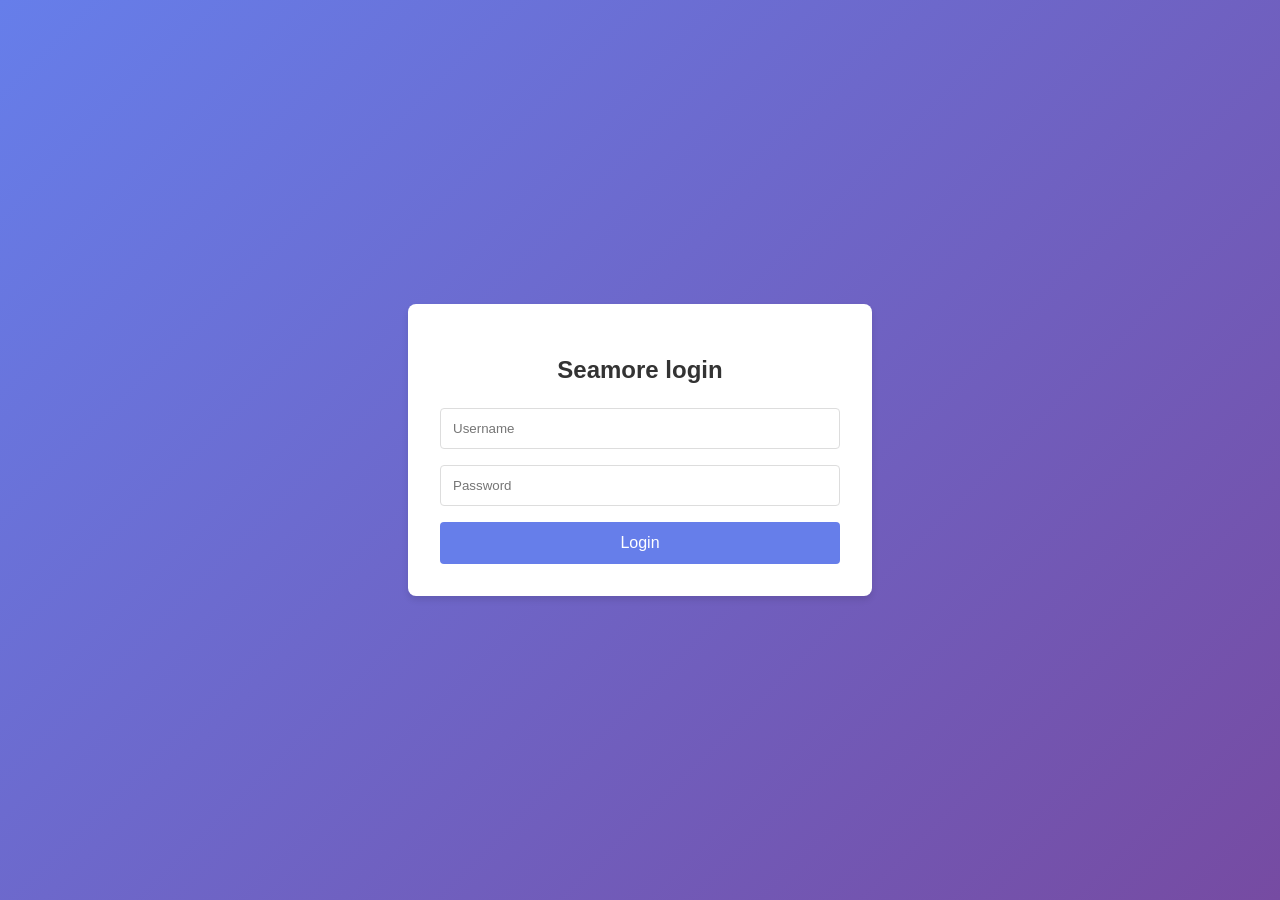
<file: index.html>
<!DOCTYPE html>
<html lang="en">
<head>
    <meta charset="UTF-8">
    <meta name="viewport" content="width=device-width, initial-scale=1.0">
    <title>Seamore</title>
    <link rel="stylesheet" href="css/styles.css">
</head>
<body>
    <div class="login-container">
        <div class="login-card">
            <h2>Seamore login</h2>
            <form id="loginForm">
                <input type="text" id="username" placeholder="Username" required>
                <input type="password" placeholder="Password" required>
                <button type="submit">Login</button>
            </form>
        </div>
    </div>
    <script src="js/script.js"></script>
</body>
</html>
</file>
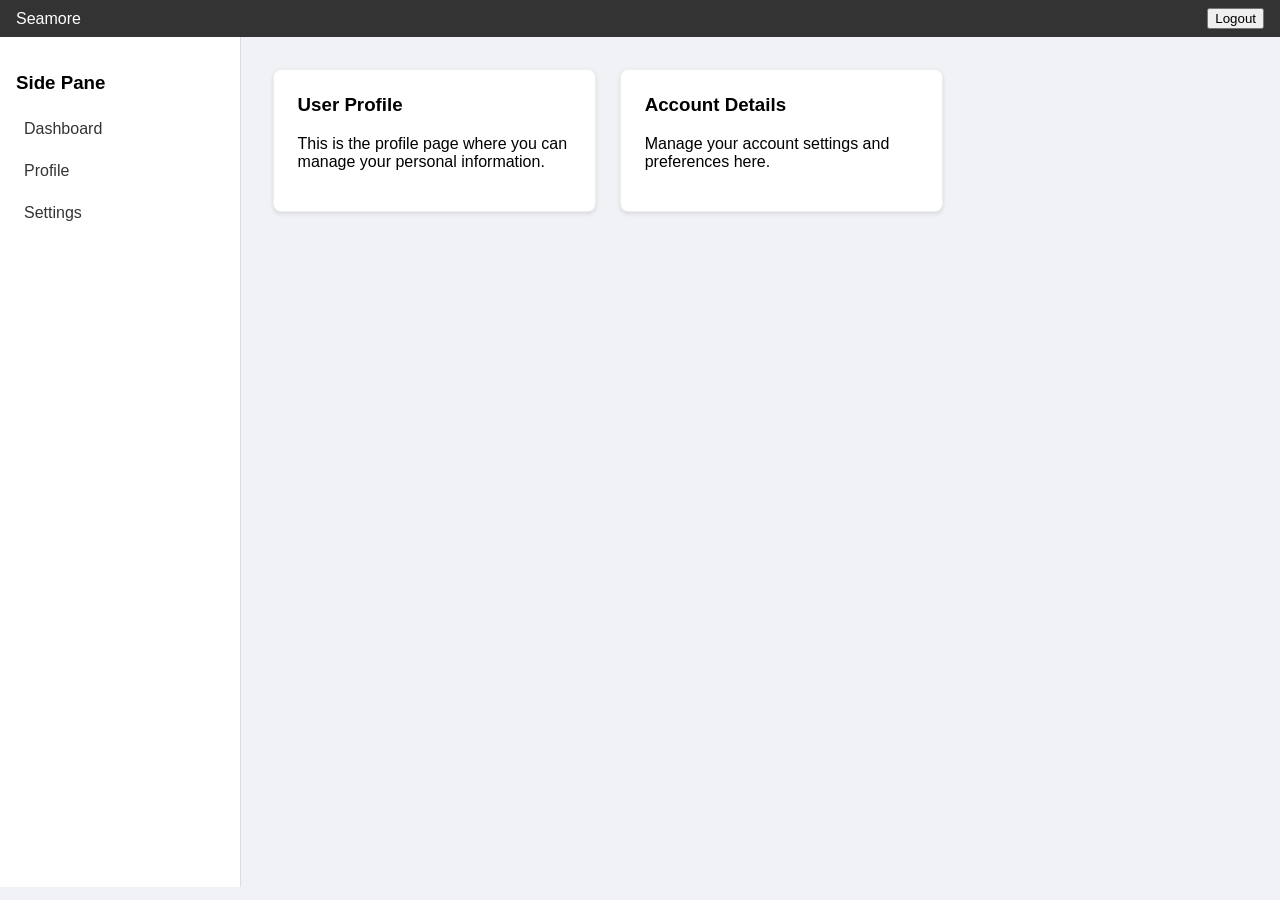
<file: profile.html>
<!DOCTYPE html>
<html lang="en">
<head>
    <meta charset="UTF-8">
    <meta name="viewport" content="width=device-width, initial-scale=1.0">
    <title>Seamore</title>
    <link rel="stylesheet" href="css/styles.css">
</head>
<body>
    <nav class="navbar">
        <div class="logo">Seamore</div>
        <div class="nav-right">
            <span id="userName" class="user-name"></span>
            <button class="logout-btn" id="logoutBtn">Logout</button>
        </div>
    </nav>

    <div class="main-layout">
        <aside class="sidebar">
            <h3>Side Pane</h3>
            <ul>
                <li><a href="home.html">Dashboard</a></li>
                <li><a href="profile.html">Profile</a></li>
                <li><a href="settings.html">Settings</a></li>
            </ul>
        </aside>

        <main class="content">
            <div class="card">
                <h3>User Profile</h3>
                <p>This is the profile page where you can manage your personal information.</p>
            </div>
            <div class="card">
                <h3>Account Details</h3>
                <p>Manage your account settings and preferences here.</p>
            </div>
        </main>
    </div>

    <script src="js/script.js"></script>
</body>
</html>
</file>
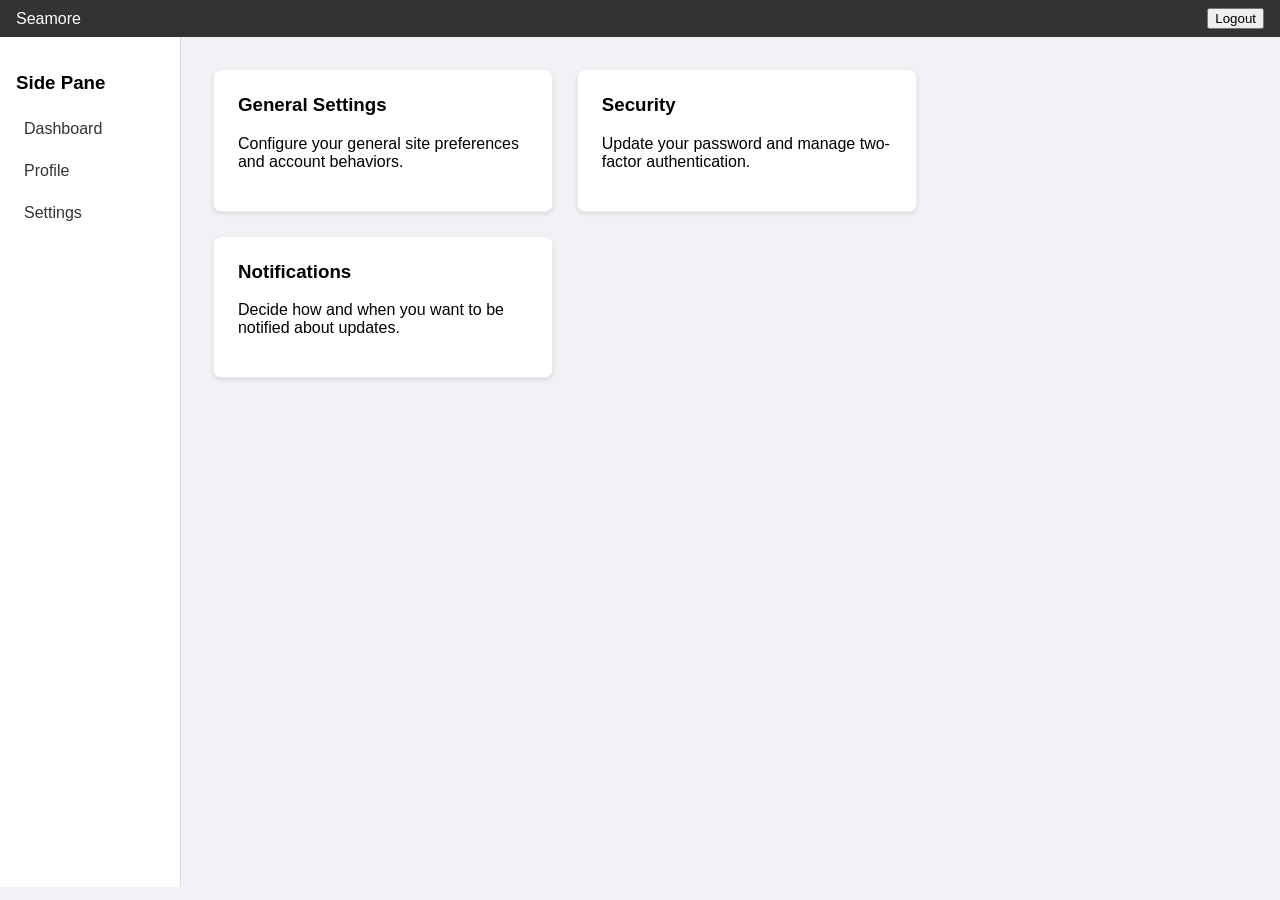
<file: settings.html>
<!DOCTYPE html>
<html lang="en">
<head>
    <meta charset="UTF-8">
    <meta name="viewport" content="width=device-width, initial-scale=1.0">
    <title>Seamore</title>
    <link rel="stylesheet" href="css/styles.css">
</head>
<body>
    <nav class="navbar">
        <div class="logo">Seamore</div>
        <div class="nav-right">
            <span id="userName" class="user-name"></span>
            <button class="logout-btn" id="logoutBtn">Logout</button>
        </div>
    </nav>

    <div class="main-layout">
        <aside class="sidebar">
            <h3>Side Pane</h3>
            <ul>
                <li><a href="home.html">Dashboard</a></li>
                <li><a href="profile.html">Profile</a></li>
                <li><a href="settings.html">Settings</a></li>
            </ul>
        </aside>

        <main class="content">
            <div class="card">
                <h3>General Settings</h3>
                <p>Configure your general site preferences and account behaviors.</p>
            </div>
            <div class="card">
                <h3>Security</h3>
                <p>Update your password and manage two-factor authentication.</p>
            </div>
            <div class="card">
                <h3>Notifications</h3>
                <p>Decide how and when you want to be notified about updates.</p>
            </div>
        </main>
    </div>

    <script src="js/script.js"></script>
</body>
</html>
</file>
<file: css/styles.css>
body {
    font-family: 'Segoe UI', Tahoma, Geneva, Verdana, sans-serif;
    margin: 0;
    padding: 0;
    background-color: #f0f2f5;
}

/* Login Page Styles */
.login-container {
    display: flex;
    justify-content: center;
    align-items: center;
    height: 100vh;
    background: linear-gradient(135deg, #667eea 0%, #764ba2 100%);
}

.login-card {
    background: white;
    padding: 2rem;
    border-radius: 8px;
    box-shadow: 0 4px 6px rgba(0, 0, 0, 0.1);
    width: 100%;
    max-width: 400px;
    text-align: center;
}

.login-card h2 {
    margin-bottom: 1.5rem;
    color: #333;
}

.login-card input {
    width: 100%;
    padding: 0.75rem;
    margin-bottom: 1rem;
    border: 1px solid #ddd;
    border-radius: 4px;
    box-sizing: border-box;
}

.login-card button {
    width: 100%;
    padding: 0.75rem;
    background-color: #667eea;
    color: white;
    border: none;
    border-radius: 4px;
    cursor: pointer;
    font-size: 1rem;
    transition: background-color 0.3s;
}

.login-card button:hover {
    background-color: #5a6fd6;
}

/* Home Page Styles */
.navbar {
    background-color: #333;
    color: white;
    padding: 0.5rem 1rem;
    display: flex;
    justify-content: space-between;
    align-items: center;
    position: sticky;
    top: 0;
    z-index: 1000;
}

.navbar .logout-btn:hover {
    background-color: #d32f2f;
}

.nav-right {
    display: flex;
    align-items: center;
    gap: 1rem;
}

.user-name {
    font-weight: 500;
    font-size: 0.95rem;
}

.main-layout {
    display: flex;
    height: calc(100vh - 50px);
}

.sidebar {
    width: 250px;
    background-color: #fff;
    border-right: 1px solid #ddd;
    padding: 1rem;
    box-sizing: border-box;
}

.sidebar ul {
    list-style: none;
    padding: 0;
}

.sidebar ul li {
    margin-bottom: 0.5rem;
}

.sidebar ul li a {
    text-decoration: none;
    color: #333;
    display: block;
    padding: 0.5rem;
    border-radius: 4px;
    transition: background-color 0.2s;
}

.sidebar ul li a:hover {
    background-color: #f0f2f5;
    color: #667eea;
}

.content {
    flex-grow: 1;
    padding: 2rem;
    overflow-y: auto;
    display: flex;
    flex-wrap: wrap;
    gap: 1.5rem;
    align-content: flex-start;
}

.card {
    background: white;
    border-radius: 8px;
    box-shadow: 0 2px 4px rgba(0,0,0,0.1);
    padding: 1.5rem;
    width: 28%;
    border: 1px solid #eee;
}
.fullCard{
    width: 93.5%;
    background: white;
    border-radius: 8px;
    box-shadow: 0 2px 4px rgba(0,0,0,0.1);
    padding: 1.5rem;
    border: 1px solid #eee;
}

.card h3 {
    margin-top: 0;
}
</file>
